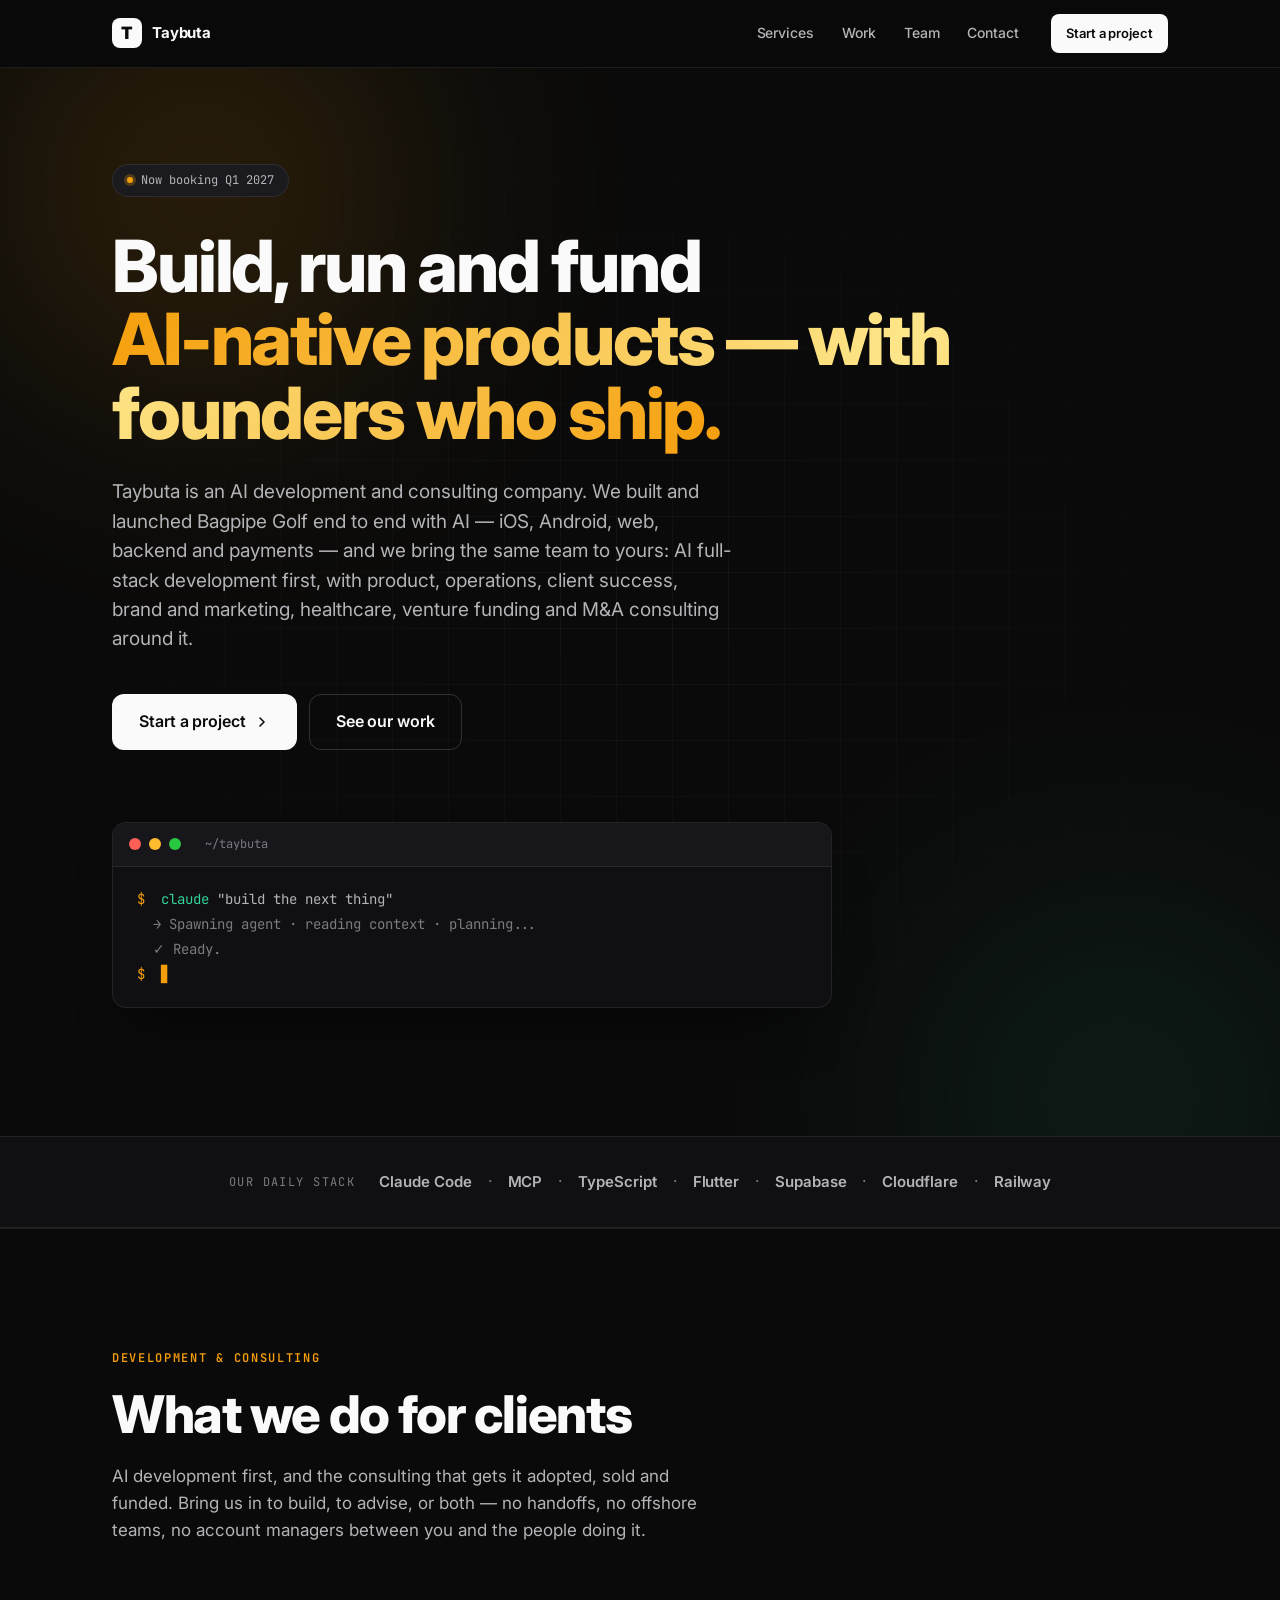
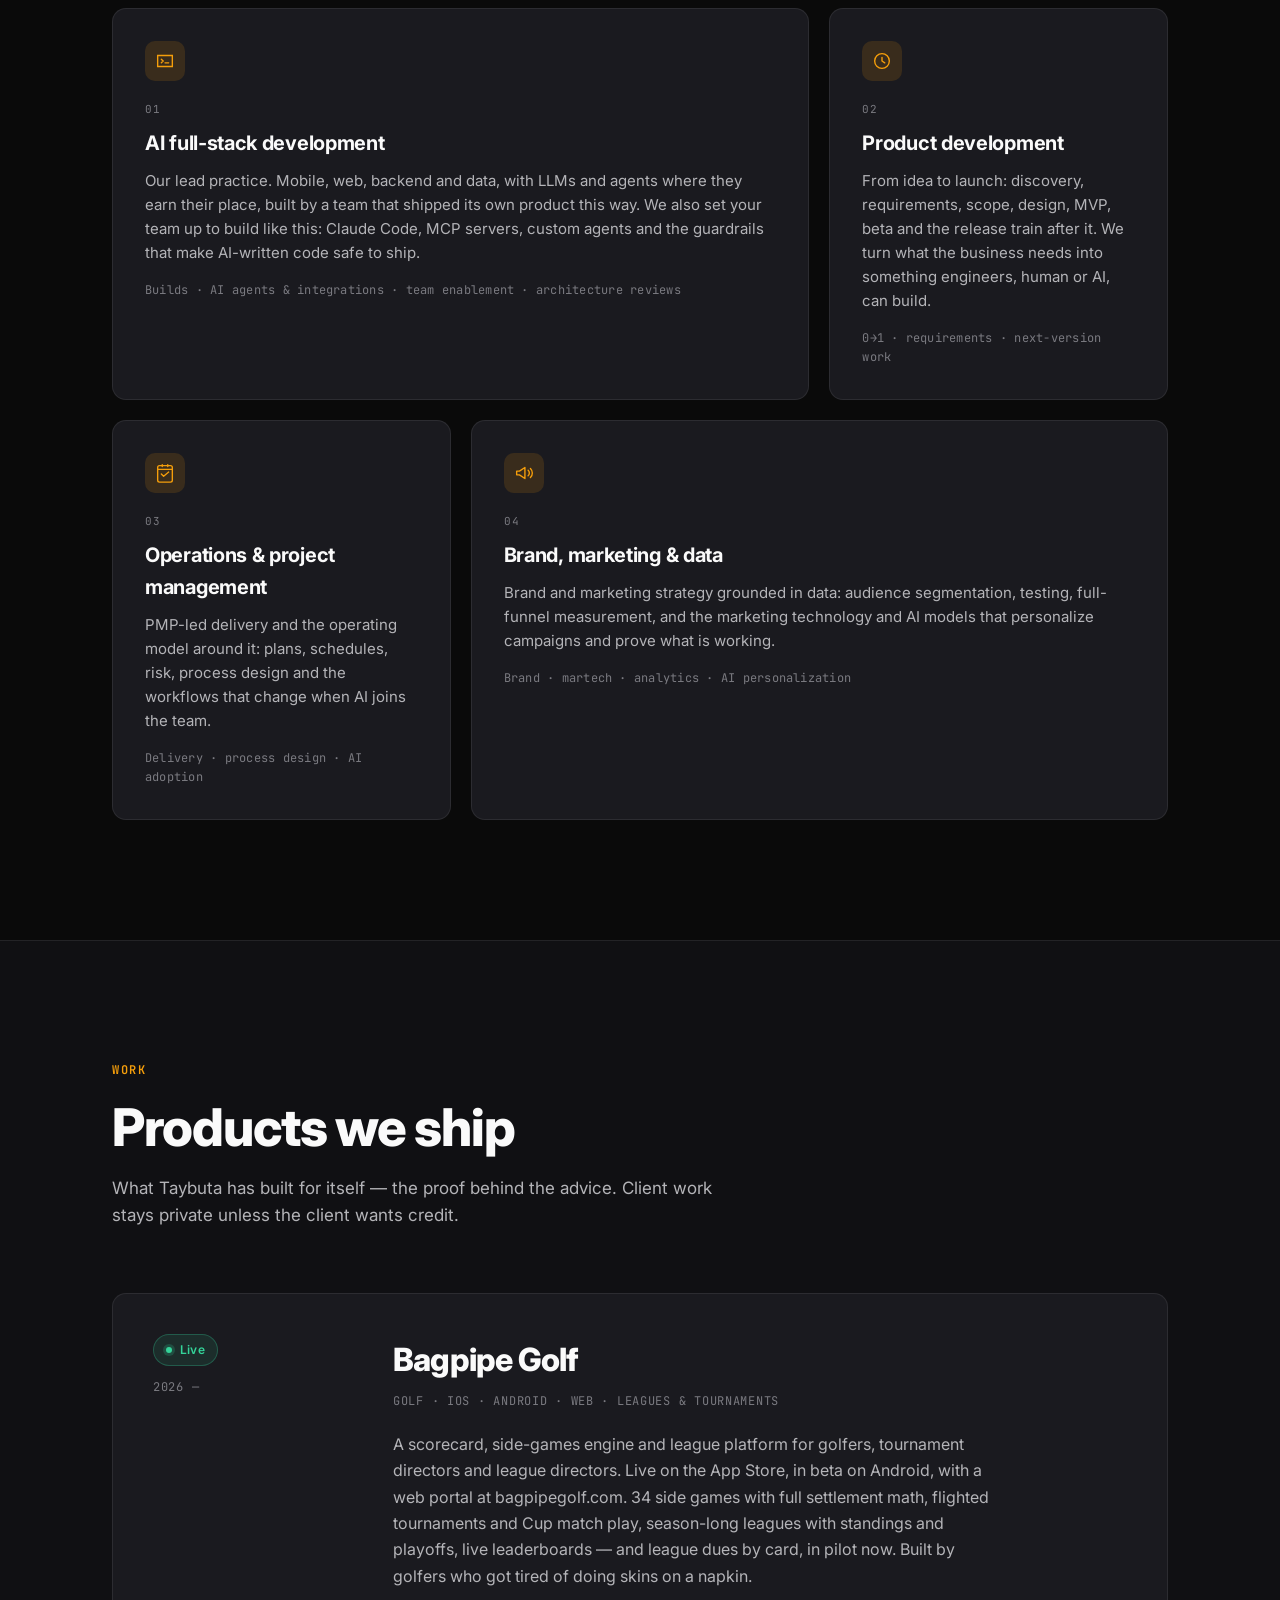
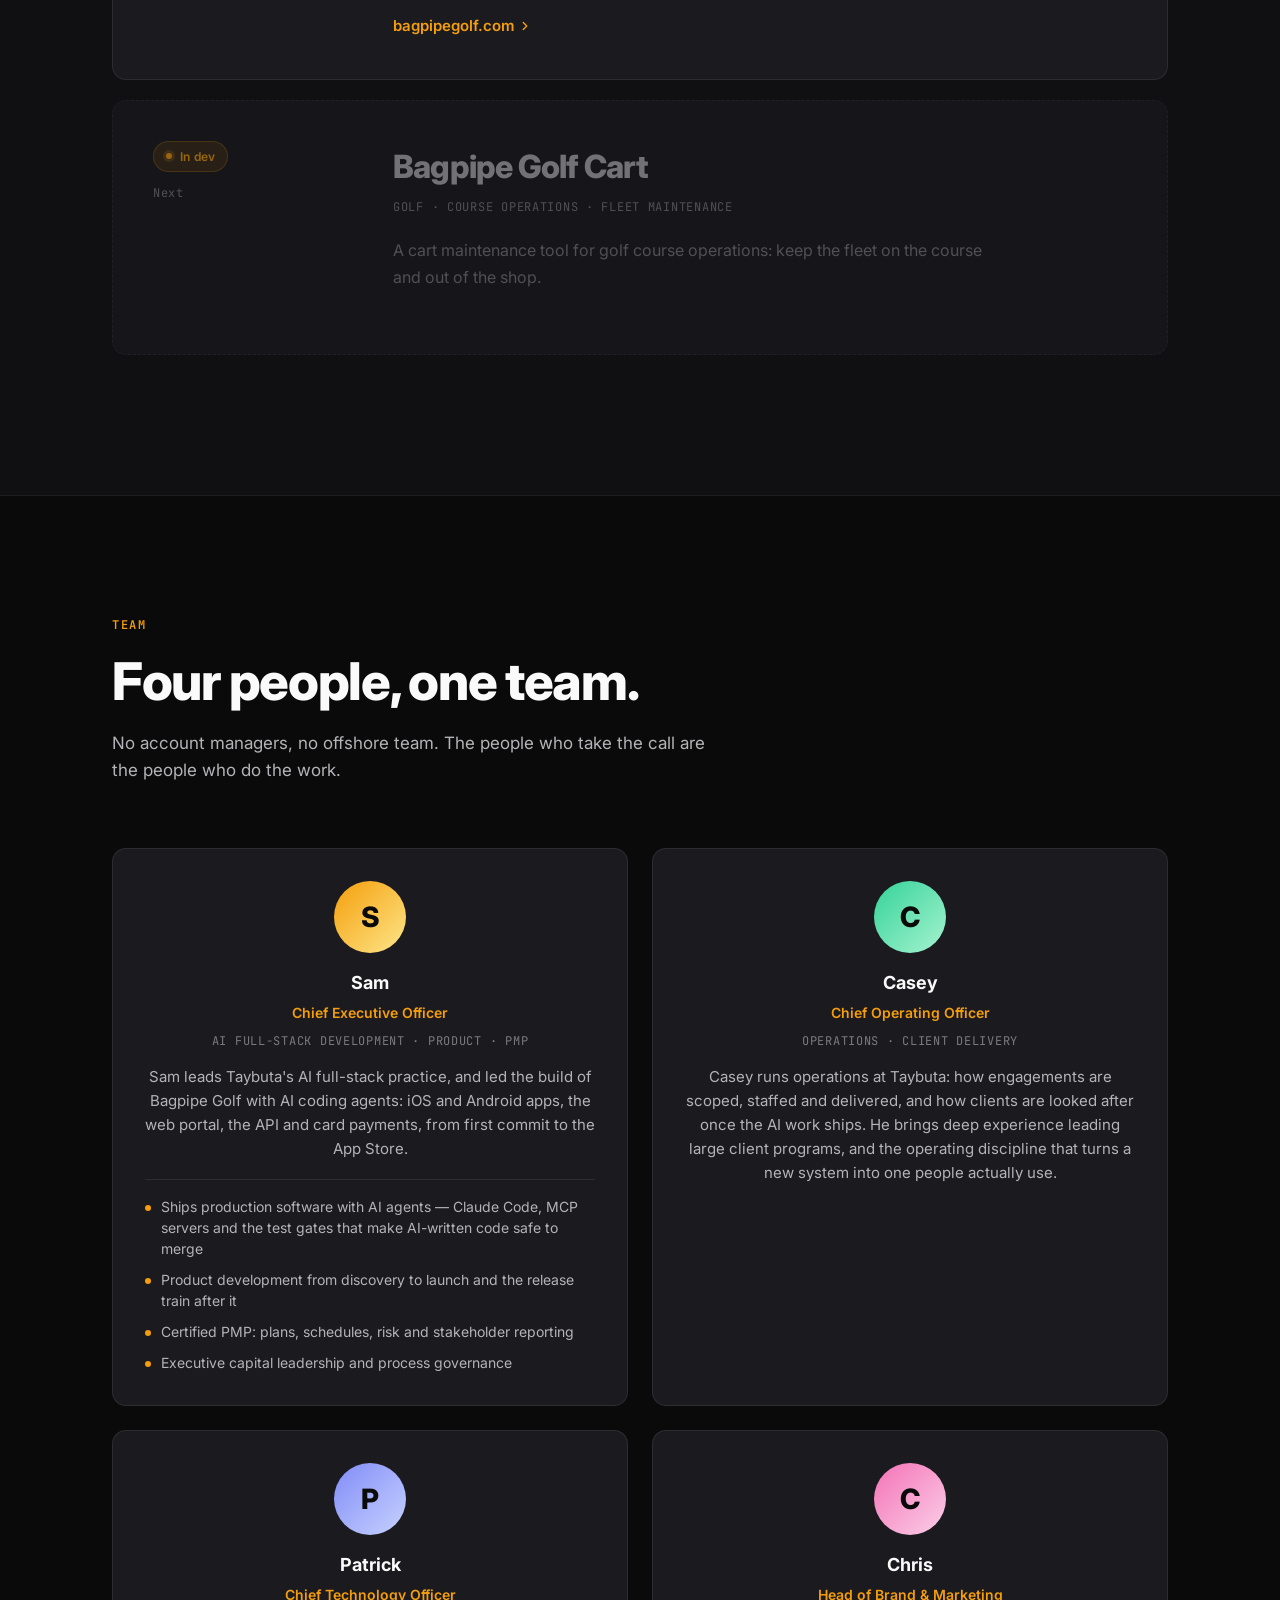
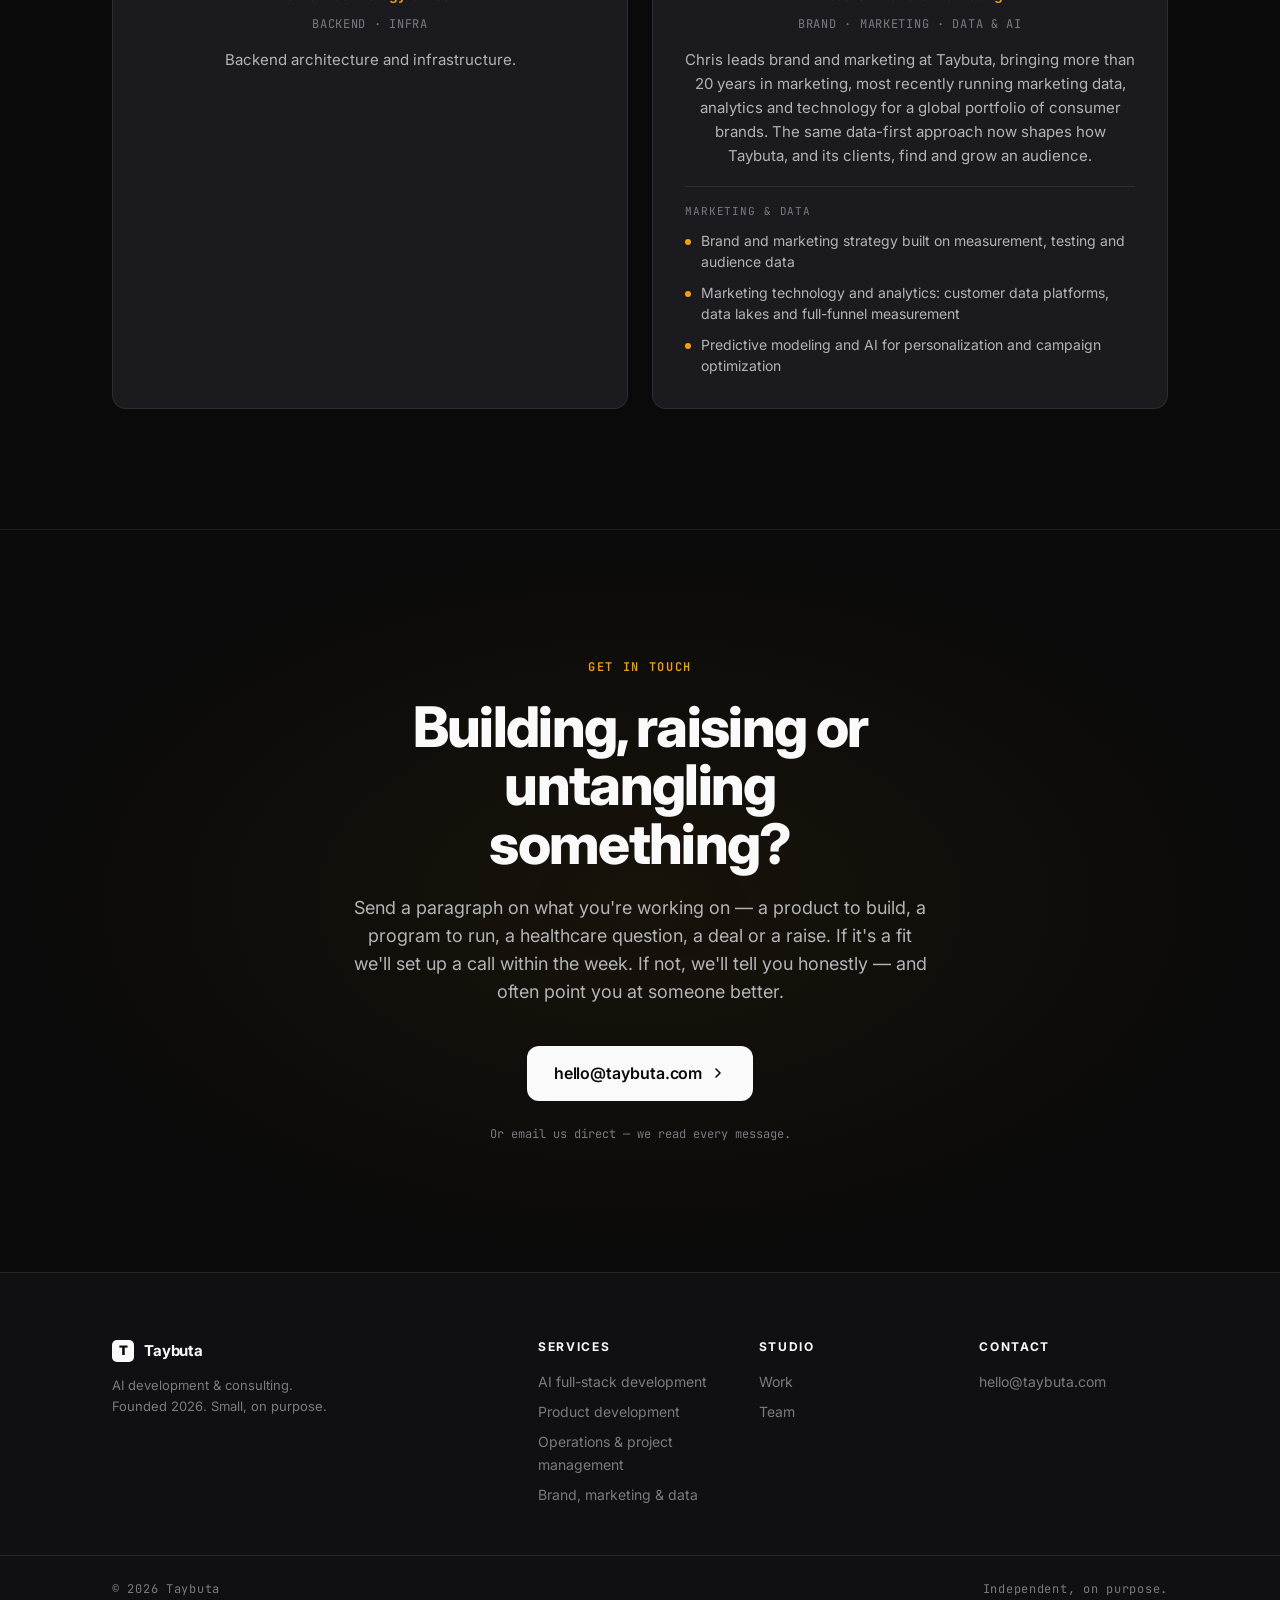
<file: index.html>
<!doctype html>
<html lang="en">
  <head>
    <meta charset="utf-8" />
    <meta name="viewport" content="width=device-width, initial-scale=1" />
    <title>Taybuta — AI development &amp; consulting</title>
    <meta name="description" content="Taybuta is an AI development and consulting company. AI full-stack development, product development, operations and project management, client success and contracts, brand, marketing and data, healthcare, venture funding and M&amp;A — from the team that built Bagpipe Golf." />

    <meta property="og:title" content="Taybuta — AI development &amp; consulting" />
    <meta property="og:description" content="AI full-stack development first, with product, operations, client success, brand and marketing, healthcare, venture funding and M&amp;A consulting." />
    <meta property="og:url" content="https://taybuta.com" />
    <meta property="og:type" content="website" />
    <meta name="theme-color" content="#0A0A0A" />

    <link rel="preconnect" href="https://fonts.googleapis.com" />
    <link rel="preconnect" href="https://fonts.gstatic.com" crossorigin />
    <link href="https://fonts.googleapis.com/css2?family=Inter:wght@400;500;600;700;800;900&family=JetBrains+Mono:wght@400;500;600&display=swap" rel="stylesheet" />

    <link rel="icon" href="data:image/svg+xml,%3Csvg xmlns='http://www.w3.org/2000/svg' viewBox='0 0 32 32'%3E%3Crect width='32' height='32' rx='8' fill='%23FAFAFA'/%3E%3Ctext x='50%25' y='68%25' text-anchor='middle' font-family='Inter,sans-serif' font-size='20' font-weight='900' fill='%230A0A0A'%3ET%3C/text%3E%3C/svg%3E" />
    <link rel="stylesheet" href="./styles.css?v=20261027" />
  </head>
  <body>

    <!-- ── Nav ──────────────────────────────────────────── -->
    <header class="nav">
      <div class="nav__inner">
        <a class="brand" href="/" aria-label="Taybuta home">
          <span class="brand__mark" aria-hidden="true">T</span>
          <span class="brand__word">Taybuta</span>
        </a>
        <nav class="nav__links" aria-label="Primary">
          <a href="#services">Services</a>
          <a href="#work">Work</a>
          <a href="#founders">Team</a>
          <a href="#contact">Contact</a>
        </nav>
        <div class="nav__cta">
          <a class="btn btn--sm btn--primary" href="#contact">Start a project</a>
        </div>
      </div>
    </header>

    <main>

      <!-- ── Hero ─────────────────────────────────────────── -->
      <section class="hero">
        <div class="hero__bg" aria-hidden="true">
          <div class="hero__glow hero__glow--a"></div>
          <div class="hero__glow hero__glow--b"></div>
          <div class="hero__grid"></div>
        </div>

        <div class="wrap hero__wrap">
          <div class="pill">
            <span class="pill__dot"></span>
            <span>Now booking Q1 2027</span>
          </div>

          <h1 class="hero__title">
            Build, run and fund<br />
            <span class="hero__accent">AI-native products — with founders who ship.</span>
          </h1>

          <p class="hero__sub">
            Taybuta is an AI development and consulting company. We
            built and launched Bagpipe Golf end to end with AI — iOS,
            Android, web, backend and payments — and we bring the same
            team to yours: AI full-stack development first, with
            product, operations, client success, brand and marketing,
            healthcare, venture funding and M&amp;A consulting around it.
          </p>

          <div class="hero__ctas">
            <a class="btn btn--primary btn--lg" href="#contact">
              Start a project
              <svg width="16" height="16" viewBox="0 0 16 16" fill="none" aria-hidden="true"><path d="M6 4l4 4-4 4" stroke="currentColor" stroke-width="1.6" stroke-linecap="round" stroke-linejoin="round"/></svg>
            </a>
            <a class="btn btn--ghost btn--lg" href="#work">See our work</a>
          </div>

          <!-- Terminal ornament -->
          <div class="terminal">
            <div class="terminal__chrome">
              <span class="terminal__dot terminal__dot--r"></span>
              <span class="terminal__dot terminal__dot--y"></span>
              <span class="terminal__dot terminal__dot--g"></span>
              <span class="terminal__title">~/taybuta</span>
            </div>
            <div class="terminal__body">
              <div class="terminal__line"><span class="terminal__prompt">$</span> <span class="terminal__cmd">claude</span> <span class="terminal__arg">"build the next thing"</span></div>
              <div class="terminal__line terminal__line--out">→ Spawning agent · reading context · planning...</div>
              <div class="terminal__line terminal__line--out">✓ Ready.</div>
              <div class="terminal__line"><span class="terminal__prompt">$</span> <span class="terminal__caret">▊</span></div>
            </div>
          </div>
        </div>
      </section>

      <!-- ── Trust bar / tech stack ───────────────────────── -->
      <section class="trust">
        <div class="wrap trust__wrap">
          <p class="trust__label">Our daily stack</p>
          <div class="trust__logos">
            <span class="trust__item">Claude Code</span>
            <span class="trust__sep">·</span>
            <span class="trust__item">MCP</span>
            <span class="trust__sep">·</span>
            <span class="trust__item">TypeScript</span>
            <span class="trust__sep">·</span>
            <span class="trust__item">Flutter</span>
            <span class="trust__sep">·</span>
            <span class="trust__item">Supabase</span>
            <span class="trust__sep">·</span>
            <span class="trust__item">Cloudflare</span>
            <span class="trust__sep">·</span>
            <span class="trust__item">Railway</span>
          </div>
        </div>
      </section>

      <!-- ── Services (bento) ─────────────────────────────── -->
      <section id="services" class="section">
        <div class="wrap">
          <div class="section__head">
            <p class="eyebrow">Development &amp; consulting</p>
            <h2 class="section__title">What we do for clients</h2>
            <p class="section__sub">
              AI development first, and the consulting that gets it
              adopted, sold and funded. Bring us in to build, to advise,
              or both — no handoffs, no offshore teams, no account
              managers between you and the people doing it.
            </p>
          </div>

          <div class="bento">
            <div class="card card--wide">
              <div class="card__ico">
                <svg viewBox="0 0 24 24" fill="none"><path d="M4 6h16v12H4z" stroke="currentColor" stroke-width="1.5"/><path d="M8 10l2 2-2 2M12 14h4" stroke="currentColor" stroke-width="1.5" stroke-linecap="round"/></svg>
              </div>
              <div class="card__num">01</div>
              <h3 class="card__title">AI full-stack development</h3>
              <p class="card__body">
                Our lead practice. Mobile, web, backend and data, with LLMs and agents where they earn their place, built by a team that shipped its own product this way. We also set your team up to build like this: Claude Code, MCP servers, custom agents and the guardrails that make AI-written code safe to ship.
              </p>
              <p class="card__tag">Builds · AI agents &amp; integrations · team enablement · architecture reviews</p>
            </div>
            <div class="card">
              <div class="card__ico">
                <svg viewBox="0 0 24 24" fill="none"><circle cx="12" cy="12" r="8" stroke="currentColor" stroke-width="1.5"/><path d="M12 8v4l3 2" stroke="currentColor" stroke-width="1.5" stroke-linecap="round"/></svg>
              </div>
              <div class="card__num">02</div>
              <h3 class="card__title">Product development</h3>
              <p class="card__body">
                From idea to launch: discovery, requirements, scope, design, MVP, beta and the release train after it. We turn what the business needs into something engineers, human or AI, can build.
              </p>
              <p class="card__tag">0→1 · requirements · next-version work</p>
            </div>
            <div class="card">
              <div class="card__ico">
                <svg viewBox="0 0 24 24" fill="none"><path d="M9 3v2M15 3v2M4 8h16M6 4h12a2 2 0 012 2v14a2 2 0 01-2 2H6a2 2 0 01-2-2V6a2 2 0 012-2z" stroke="currentColor" stroke-width="1.5" stroke-linecap="round"/><path d="M8 13l2.5 2.5L16 11" stroke="currentColor" stroke-width="1.5" stroke-linecap="round" stroke-linejoin="round"/></svg>
              </div>
              <div class="card__num">03</div>
              <h3 class="card__title">Operations &amp; project management</h3>
              <p class="card__body">
                PMP-led delivery and the operating model around it: plans, schedules, risk, process design and the workflows that change when AI joins the team.
              </p>
              <p class="card__tag">Delivery · process design · AI adoption</p>
            </div>
            <div class="card card--wide">
              <div class="card__ico">
                <svg viewBox="0 0 24 24" fill="none"><path d="M4 10v4h3l6 4V6L7 10H4z" stroke="currentColor" stroke-width="1.5" stroke-linejoin="round"/><path d="M16.5 9a4 4 0 010 6M19 7a7 7 0 010 10" stroke="currentColor" stroke-width="1.5" stroke-linecap="round"/></svg>
              </div>
              <div class="card__num">04</div>
              <h3 class="card__title">Brand, marketing &amp; data</h3>
              <p class="card__body">
                Brand and marketing strategy grounded in data: audience segmentation, testing, full-funnel measurement, and the marketing technology and AI models that personalize campaigns and prove what is working.
              </p>
              <p class="card__tag">Brand · martech · analytics · AI personalization</p>
            </div>
          </div>
                </div>
      </section>

      <!-- ── Work ─────────────────────────────────────────── -->
      <section id="work" class="section section--alt">
        <div class="wrap">
          <div class="section__head">
            <p class="eyebrow">Work</p>
            <h2 class="section__title">Products we ship</h2>
            <p class="section__sub">
              What Taybuta has built for itself — the proof behind the
              advice. Client work stays private unless the client wants
              credit.
            </p>
          </div>

          <a class="work" href="https://bagpipegolf.com" target="_blank" rel="noopener">
            <div class="work__side">
              <div class="work__badge">
                <span class="dot dot--live"></span>
                Live
              </div>
              <p class="work__year">2026 —</p>
            </div>
            <div class="work__main">
              <h3 class="work__title">Bagpipe Golf</h3>
              <p class="work__meta">Golf · iOS · Android · Web · Leagues &amp; tournaments</p>
              <p class="work__desc">
                A scorecard, side-games engine and league platform for
                golfers, tournament directors and league directors.
                Live on the App Store, in beta on Android, with a web
                portal at bagpipegolf.com. 34 side games with full
                settlement math, flighted tournaments and Cup match
                play, season-long leagues with standings and playoffs,
                live leaderboards — and league dues by card, in pilot
                now. Built by golfers who got tired of doing skins on
                a napkin.
              </p>
              <span class="work__cta">
                bagpipegolf.com
                <svg width="14" height="14" viewBox="0 0 16 16" fill="none" aria-hidden="true"><path d="M6 4l4 4-4 4" stroke="currentColor" stroke-width="1.6" stroke-linecap="round" stroke-linejoin="round"/></svg>
              </span>
            </div>
          </a>

          <div class="work work--placeholder">
            <div class="work__side">
              <div class="work__badge work__badge--soon">
                <span class="dot dot--soon"></span>
                In dev
              </div>
              <p class="work__year">Next</p>
            </div>
            <div class="work__main">
              <h3 class="work__title work__title--muted">Bagpipe Golf Cart</h3>
              <p class="work__meta">Golf · Course operations · Fleet maintenance</p>
              <p class="work__desc work__desc--muted">
                A cart maintenance tool for golf course operations:
                keep the fleet on the course and out of the shop.
              </p>
            </div>
          </div>
        </div>
      </section>

      <!-- ── Team ─────────────────────────────────────── -->
      <section id="founders" class="section">
        <div class="wrap">
          <div class="section__head">
            <p class="eyebrow">Team</p>
            <h2 class="section__title">Four people, one team.</h2>
            <p class="section__sub">
              No account managers, no offshore team. The people who
              take the call are the people who do the work.
            </p>
          </div>

          <div class="founders">
            <div class="founder">
              <div class="founder__avatar founder__avatar--a">S</div>
              <p class="founder__name">Sam</p>
              <p class="founder__title">Chief Executive Officer</p>
              <p class="founder__role">AI full-stack development · Product · PMP</p>
              <p class="founder__bio">Sam leads Taybuta's AI full-stack practice, and led the build of Bagpipe Golf with AI coding agents: iOS and Android apps, the web portal, the API and card payments, from first commit to the App Store.</p>
              <ul class="founder__points">
                <li>Ships production software with AI agents — Claude Code, MCP servers and the test gates that make AI-written code safe to merge</li>
                <li>Product development from discovery to launch and the release train after it</li>
                <li>Certified PMP: plans, schedules, risk and stakeholder reporting</li>
                <li>Executive capital leadership and process governance</li>
              </ul>
            </div>
            <div class="founder">
              <div class="founder__avatar founder__avatar--b">C</div>
              <p class="founder__name">Casey</p>
              <p class="founder__title">Chief Operating Officer</p>
              <p class="founder__role">Operations · Client delivery</p>
              <p class="founder__bio">Casey runs operations at Taybuta: how engagements are scoped, staffed and delivered, and how clients are looked after once the AI work ships. He brings deep experience leading large client programs, and the operating discipline that turns a new system into one people actually use.</p>
            </div>
            <div class="founder">
              <div class="founder__avatar founder__avatar--c">P</div>
              <p class="founder__name">Patrick</p>
              <p class="founder__title">Chief Technology Officer</p>
              <p class="founder__role">Backend · Infra</p>
              <p class="founder__bio">Backend architecture and infrastructure.</p>
            </div>
            <div class="founder">
              <div class="founder__avatar founder__avatar--d">C</div>
              <p class="founder__name">Chris</p>
              <p class="founder__title">Head of Brand &amp; Marketing</p>
              <p class="founder__role">Brand · Marketing · Data &amp; AI</p>
              <p class="founder__bio">Chris leads brand and marketing at Taybuta, bringing more than 20 years in marketing, most recently running marketing data, analytics and technology for a global portfolio of consumer brands. The same data-first approach now shapes how Taybuta, and its clients, find and grow an audience.</p>
              <p class="founder__label">Marketing &amp; data</p>
              <ul class="founder__points">
                <li>Brand and marketing strategy built on measurement, testing and audience data</li>
                <li>Marketing technology and analytics: customer data platforms, data lakes and full-funnel measurement</li>
                <li>Predictive modeling and AI for personalization and campaign optimization</li>
              </ul>
            </div>
          </div>
        </div>
      </section>

      <!-- ── Contact CTA ──────────────────────────────────── -->
      <section id="contact" class="section section--cta">
        <div class="wrap cta__wrap">
          <p class="eyebrow eyebrow--center">Get in touch</p>
          <h2 class="cta__title">Building, raising or untangling something?</h2>
          <p class="cta__sub">
            Send a paragraph on what you're working on — a product to
            build, a program to run, a healthcare question, a deal or a raise.
            If it's a fit we'll set up a call within the week. If not, we'll tell
            you honestly — and often point you at someone better.
          </p>
          <a class="btn btn--primary btn--lg" href="mailto:hello@taybuta.com?subject=Project%20inquiry">
            hello@taybuta.com
            <svg width="16" height="16" viewBox="0 0 16 16" fill="none" aria-hidden="true"><path d="M6 4l4 4-4 4" stroke="currentColor" stroke-width="1.6" stroke-linecap="round" stroke-linejoin="round"/></svg>
          </a>
          <p class="cta__note">
            Or email us direct — we read every message.
          </p>
        </div>
      </section>

    </main>

    <!-- ── Footer ───────────────────────────────────────── -->
    <footer class="foot">
      <div class="wrap foot__inner">
        <div class="foot__brand">
          <div class="brand">
            <span class="brand__mark brand__mark--sm" aria-hidden="true">T</span>
            <span class="brand__word">Taybuta</span>
          </div>
          <p class="foot__tag">AI development &amp; consulting.<br />Founded 2026. Small, on purpose.</p>
        </div>

        <div class="foot__cols">
          <div class="foot__col">
            <p class="foot__label">Services</p>
            <a href="#services">AI full-stack development</a>
            <a href="#services">Product development</a>
            <a href="#services">Operations &amp; project management</a>
            <a href="#services">Brand, marketing &amp; data</a>
          </div>
          <div class="foot__col">
            <p class="foot__label">Studio</p>
            <a href="#work">Work</a>
            <a href="#founders">Team</a>
          </div>
          <div class="foot__col">
            <p class="foot__label">Contact</p>
            <a href="mailto:hello@taybuta.com">hello@taybuta.com</a>
          </div>
        </div>
      </div>
      <div class="foot__bottom">
        <div class="wrap foot__bottom-inner">
          <span>© 2026 Taybuta</span>
          <span>Independent, on purpose.</span>
        </div>
      </div>
    </footer>
  </body>
</html>
</file>
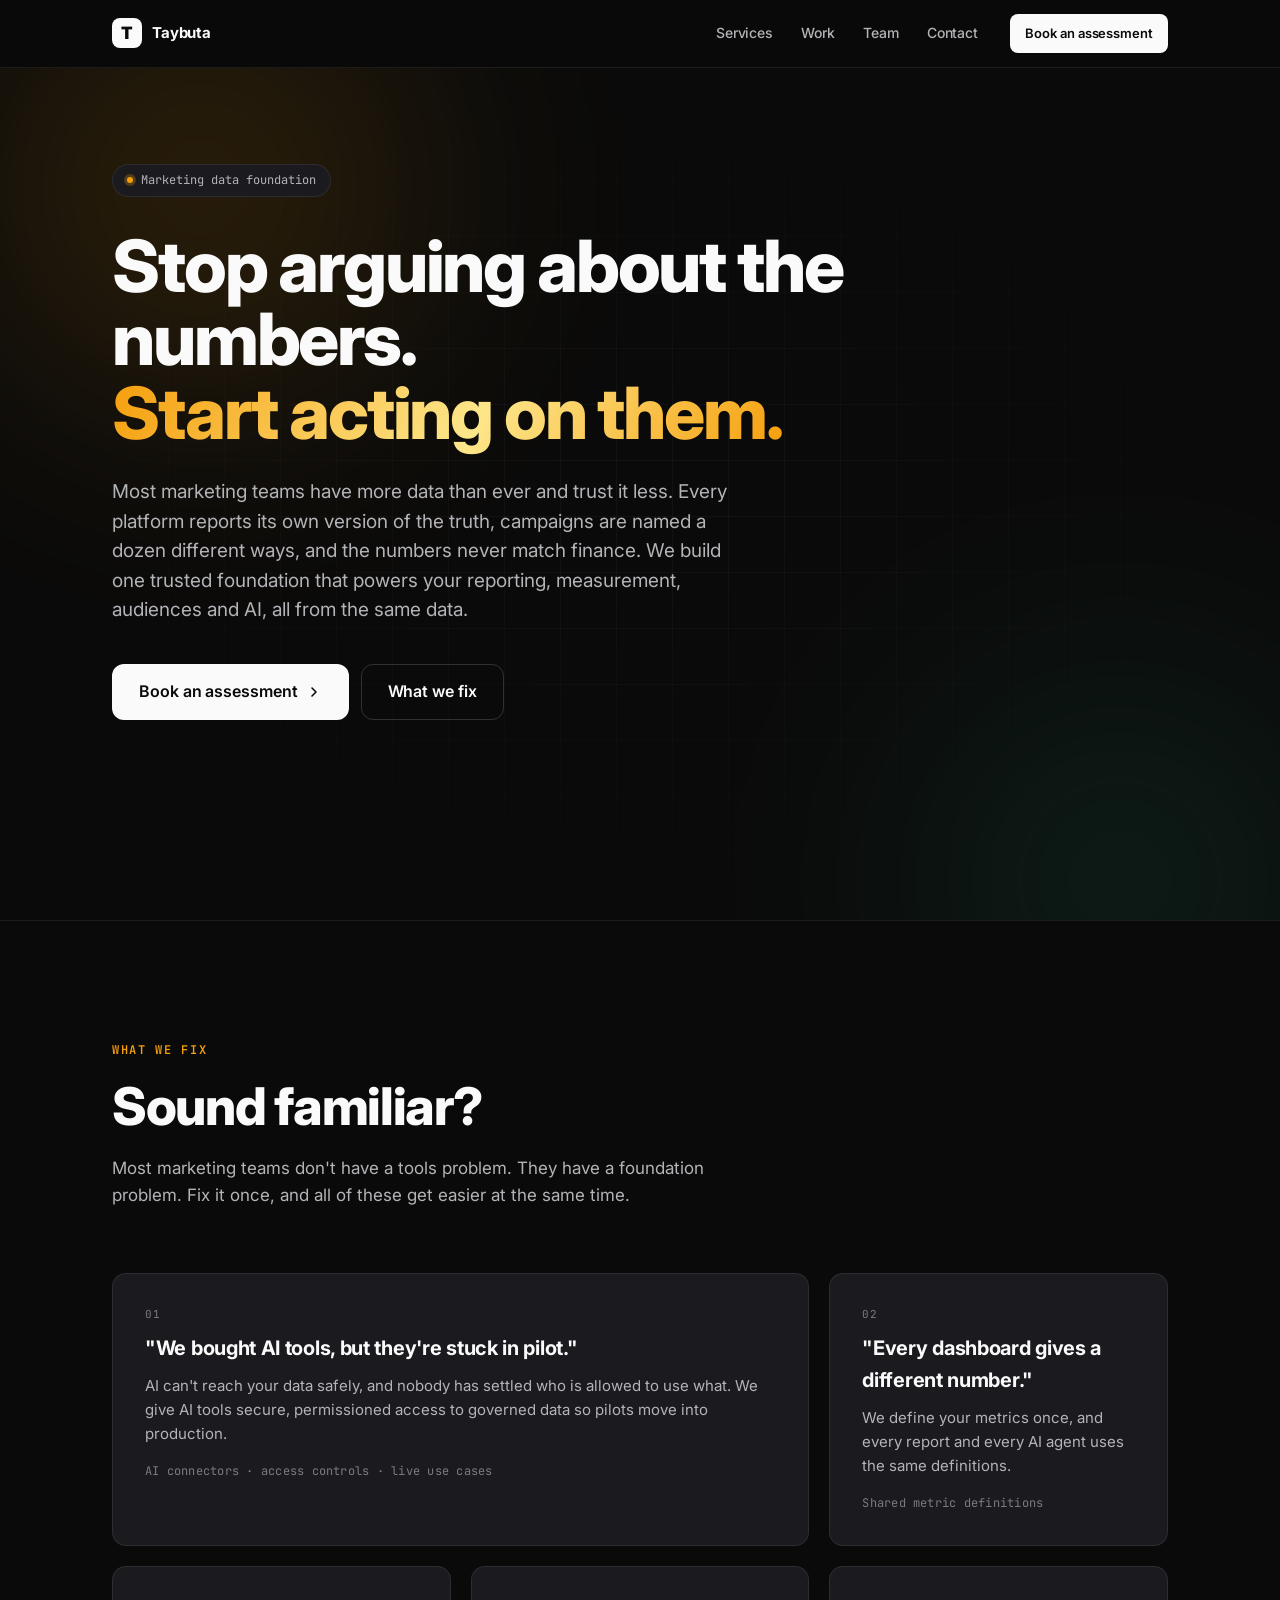
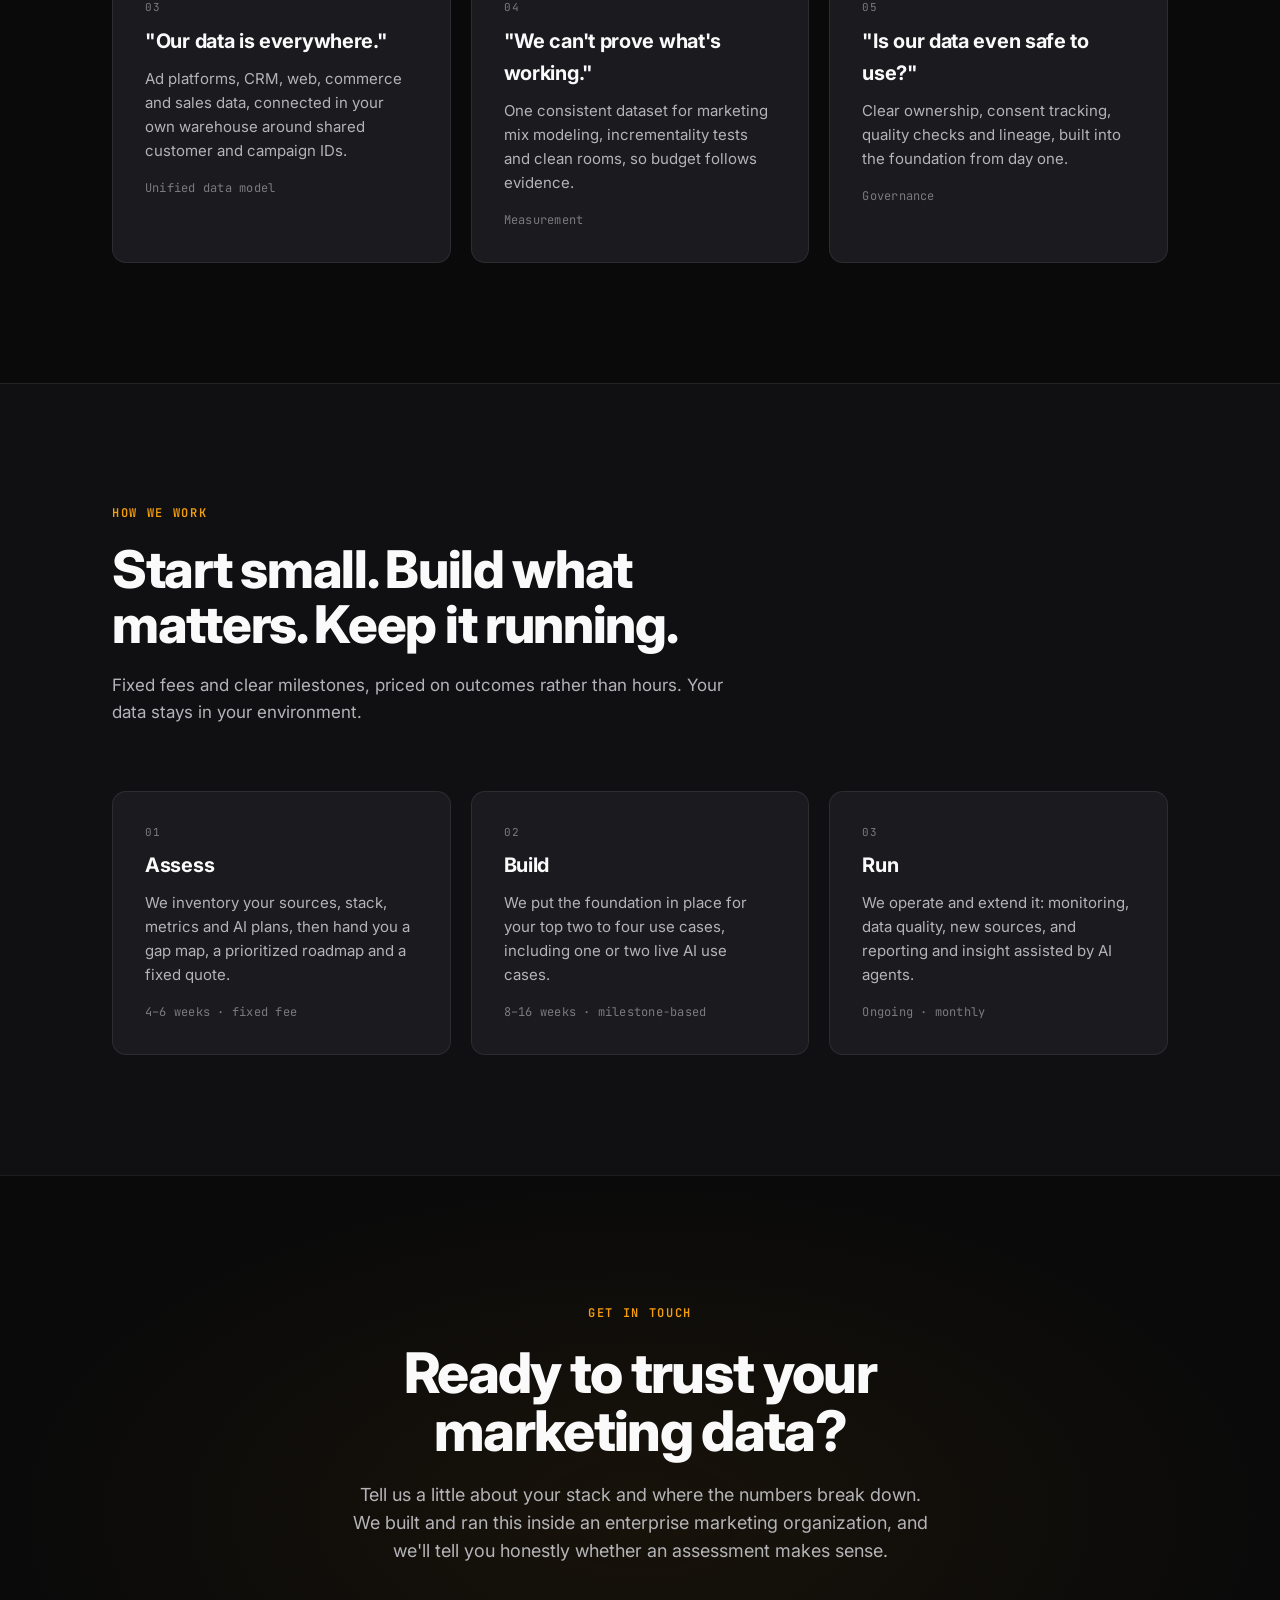
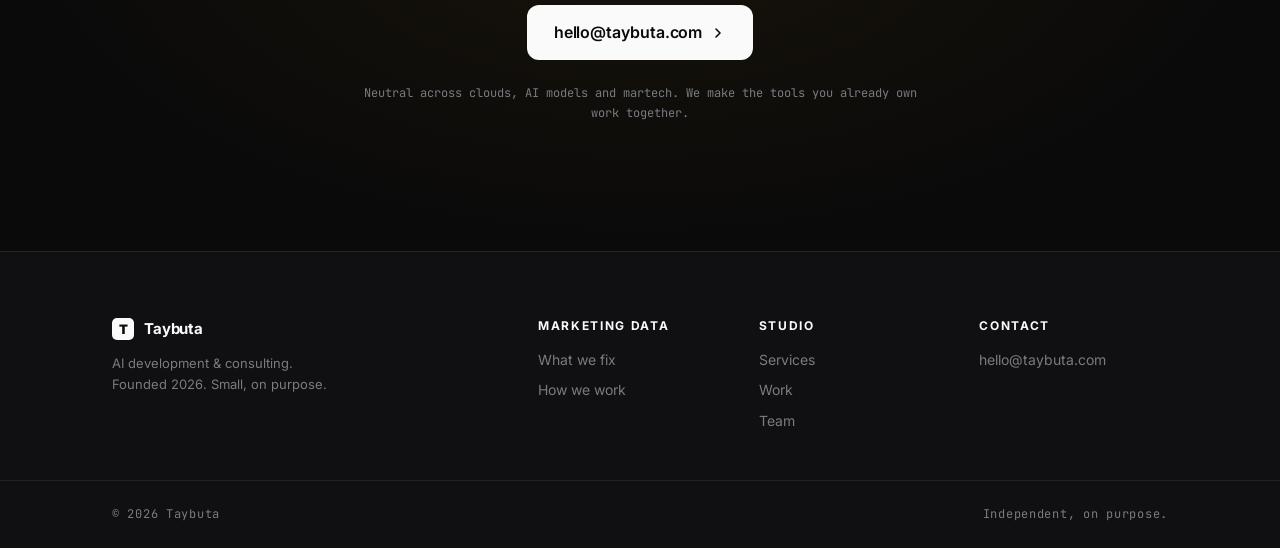
<file: marketing-data.html>
<!doctype html>
<html lang="en">
  <head>
    <meta charset="utf-8" />
    <meta name="viewport" content="width=device-width, initial-scale=1" />
    <title>Marketing Data Foundation — Taybuta</title>
    <meta name="description" content="Taybuta turns scattered marketing data into one trusted foundation that powers reporting, measurement, audiences and AI — built by a team that has run it inside an enterprise marketing organization." />

    <meta property="og:title" content="Marketing Data Foundation — Taybuta" />
    <meta property="og:description" content="Stop arguing about the numbers. Start acting on them. One trusted marketing data foundation for reporting, measurement, audiences and AI." />
    <meta property="og:url" content="https://taybuta.com/marketing-data" />
    <meta property="og:type" content="website" />
    <meta name="theme-color" content="#0A0A0A" />

    <link rel="preconnect" href="https://fonts.googleapis.com" />
    <link rel="preconnect" href="https://fonts.gstatic.com" crossorigin />
    <link href="https://fonts.googleapis.com/css2?family=Inter:wght@400;500;600;700;800;900&family=JetBrains+Mono:wght@400;500;600&display=swap" rel="stylesheet" />

    <link rel="icon" href="data:image/svg+xml,%3Csvg xmlns='http://www.w3.org/2000/svg' viewBox='0 0 32 32'%3E%3Crect width='32' height='32' rx='8' fill='%23FAFAFA'/%3E%3Ctext x='50%25' y='68%25' text-anchor='middle' font-family='Inter,sans-serif' font-size='20' font-weight='900' fill='%230A0A0A'%3ET%3C/text%3E%3C/svg%3E" />
    <link rel="stylesheet" href="./styles.css?v=20261027" />
  </head>
  <body>

    <!-- ── Nav ──────────────────────────────────────────── -->
    <header class="nav">
      <div class="nav__inner">
        <a class="brand" href="/" aria-label="Taybuta home">
          <span class="brand__mark" aria-hidden="true">T</span>
          <span class="brand__word">Taybuta</span>
        </a>
        <nav class="nav__links" aria-label="Primary">
          <a href="/#services">Services</a>
          <a href="/#work">Work</a>
          <a href="/#founders">Team</a>
          <a href="#contact">Contact</a>
        </nav>
        <div class="nav__cta">
          <a class="btn btn--sm btn--primary" href="#contact">Book an assessment</a>
        </div>
      </div>
    </header>

    <main>

      <!-- ── Hero ─────────────────────────────────────────── -->
      <section class="hero">
        <div class="hero__bg" aria-hidden="true">
          <div class="hero__glow hero__glow--a"></div>
          <div class="hero__glow hero__glow--b"></div>
          <div class="hero__grid"></div>
        </div>

        <div class="wrap hero__wrap">
          <div class="pill">
            <span class="pill__dot"></span>
            <span>Marketing data foundation</span>
          </div>

          <h1 class="hero__title">
            Stop arguing about the numbers.<br />
            <span class="hero__accent">Start acting on them.</span>
          </h1>

          <p class="hero__sub">
            Most marketing teams have more data than ever and trust it
            less. Every platform reports its own version of the truth,
            campaigns are named a dozen different ways, and the numbers
            never match finance. We build one trusted foundation that
            powers your reporting, measurement, audiences and AI, all
            from the same data.
          </p>

          <div class="hero__ctas">
            <a class="btn btn--primary btn--lg" href="#contact">
              Book an assessment
              <svg width="16" height="16" viewBox="0 0 16 16" fill="none" aria-hidden="true"><path d="M6 4l4 4-4 4" stroke="currentColor" stroke-width="1.6" stroke-linecap="round" stroke-linejoin="round"/></svg>
            </a>
            <a class="btn btn--ghost btn--lg" href="#problems">What we fix</a>
          </div>
        </div>
      </section>

      <!-- ── Problems ─────────────────────────────────────── -->
      <section id="problems" class="section">
        <div class="wrap">
          <div class="section__head">
            <p class="eyebrow">What we fix</p>
            <h2 class="section__title">Sound familiar?</h2>
            <p class="section__sub">
              Most marketing teams don't have a tools problem. They have
              a foundation problem. Fix it once, and all of these get
              easier at the same time.
            </p>
          </div>

          <div class="bento">
            <div class="card card--wide">
              <div class="card__num">01</div>
              <h3 class="card__title">"We bought AI tools, but they're stuck in pilot."</h3>
              <p class="card__body">
                AI can't reach your data safely, and nobody has settled who
                is allowed to use what. We give AI tools secure, permissioned
                access to governed data so pilots move into production.
              </p>
              <p class="card__tag">AI connectors · access controls · live use cases</p>
            </div>
            <div class="card">
              <div class="card__num">02</div>
              <h3 class="card__title">"Every dashboard gives a different number."</h3>
              <p class="card__body">
                We define your metrics once, and every report and every AI
                agent uses the same definitions.
              </p>
              <p class="card__tag">Shared metric definitions</p>
            </div>
            <div class="card">
              <div class="card__num">03</div>
              <h3 class="card__title">"Our data is everywhere."</h3>
              <p class="card__body">
                Ad platforms, CRM, web, commerce and sales data, connected
                in your own warehouse around shared customer and campaign IDs.
              </p>
              <p class="card__tag">Unified data model</p>
            </div>
            <div class="card">
              <div class="card__num">04</div>
              <h3 class="card__title">"We can't prove what's working."</h3>
              <p class="card__body">
                One consistent dataset for marketing mix modeling,
                incrementality tests and clean rooms, so budget follows evidence.
              </p>
              <p class="card__tag">Measurement</p>
            </div>
            <div class="card">
              <div class="card__num">05</div>
              <h3 class="card__title">"Is our data even safe to use?"</h3>
              <p class="card__body">
                Clear ownership, consent tracking, quality checks and lineage,
                built into the foundation from day one.
              </p>
              <p class="card__tag">Governance</p>
            </div>
          </div>
        </div>
      </section>

      <!-- ── How we work ──────────────────────────────────── -->
      <section id="how" class="section section--alt">
        <div class="wrap">
          <div class="section__head">
            <p class="eyebrow">How we work</p>
            <h2 class="section__title">Start small. Build what matters. Keep it running.</h2>
            <p class="section__sub">
              Fixed fees and clear milestones, priced on outcomes rather
              than hours. Your data stays in your environment.
            </p>
          </div>

          <div class="bento">
            <div class="card">
              <div class="card__num">01</div>
              <h3 class="card__title">Assess</h3>
              <p class="card__body">
                We inventory your sources, stack, metrics and AI plans, then
                hand you a gap map, a prioritized roadmap and a fixed quote.
              </p>
              <p class="card__tag">4–6 weeks · fixed fee</p>
            </div>
            <div class="card">
              <div class="card__num">02</div>
              <h3 class="card__title">Build</h3>
              <p class="card__body">
                We put the foundation in place for your top two to four use
                cases, including one or two live AI use cases.
              </p>
              <p class="card__tag">8–16 weeks · milestone-based</p>
            </div>
            <div class="card">
              <div class="card__num">03</div>
              <h3 class="card__title">Run</h3>
              <p class="card__body">
                We operate and extend it: monitoring, data quality, new
                sources, and reporting and insight assisted by AI agents.
              </p>
              <p class="card__tag">Ongoing · monthly</p>
            </div>
          </div>
        </div>
      </section>

      <!-- ── Contact CTA ──────────────────────────────────── -->
      <section id="contact" class="section section--cta">
        <div class="wrap cta__wrap">
          <p class="eyebrow eyebrow--center">Get in touch</p>
          <h2 class="cta__title">Ready to trust your marketing data?</h2>
          <p class="cta__sub">
            Tell us a little about your stack and where the numbers break
            down. We built and ran this inside an enterprise marketing
            organization, and we'll tell you honestly whether an assessment
            makes sense.
          </p>
          <a class="btn btn--primary btn--lg" href="mailto:hello@taybuta.com?subject=Marketing%20data%20assessment">
            hello@taybuta.com
            <svg width="16" height="16" viewBox="0 0 16 16" fill="none" aria-hidden="true"><path d="M6 4l4 4-4 4" stroke="currentColor" stroke-width="1.6" stroke-linecap="round" stroke-linejoin="round"/></svg>
          </a>
          <p class="cta__note">
            Neutral across clouds, AI models and martech. We make the tools you already own work together.
          </p>
        </div>
      </section>

    </main>

    <!-- ── Footer ───────────────────────────────────────── -->
    <footer class="foot">
      <div class="wrap foot__inner">
        <div class="foot__brand">
          <div class="brand">
            <span class="brand__mark brand__mark--sm" aria-hidden="true">T</span>
            <span class="brand__word">Taybuta</span>
          </div>
          <p class="foot__tag">AI development &amp; consulting.<br />Founded 2026. Small, on purpose.</p>
        </div>

        <div class="foot__cols">
          <div class="foot__col">
            <p class="foot__label">Marketing data</p>
            <a href="#problems">What we fix</a>
            <a href="#how">How we work</a>
          </div>
          <div class="foot__col">
            <p class="foot__label">Studio</p>
            <a href="/#services">Services</a>
            <a href="/#work">Work</a>
            <a href="/#founders">Team</a>
          </div>
          <div class="foot__col">
            <p class="foot__label">Contact</p>
            <a href="mailto:hello@taybuta.com">hello@taybuta.com</a>
          </div>
        </div>
      </div>
      <div class="foot__bottom">
        <div class="wrap foot__bottom-inner">
          <span>© 2026 Taybuta</span>
          <span>Independent, on purpose.</span>
        </div>
      </div>
    </footer>
  </body>
</html>
</file>
<file: styles.css>
/* Taybuta — dev-studio landing.
   Aesthetic: Vercel / Linear / Cursor territory. Near-black ground,
   gradient glows, tight modern type, monospace in the details.
   Inter + JetBrains Mono via Google Fonts, no build step. */

:root {
  --bg: #0A0A0A;
  --bg-2: #101013;
  --bg-3: #17171B;
  --surface: #1A1A1F;
  --surface-hi: #232329;
  --border: rgba(255, 255, 255, 0.08);
  --border-hi: rgba(255, 255, 255, 0.16);
  --ink: #FAFAFA;
  --ink-2: #B4B4B8;
  --ink-3: #7A7A80;
  --accent: #F59E0B;           /* amber */
  --accent-hot: #FBBF24;
  --accent-soft: rgba(245, 158, 11, 0.14);
  --brand-bg: #34D399;          /* Bagpipe portfolio tint */
  --sans: 'Inter', -apple-system, BlinkMacSystemFont, sans-serif;
  --mono: 'JetBrains Mono', ui-monospace, 'SF Mono', Menlo, monospace;
  --radius: 14px;
  --radius-sm: 8px;
  --shadow: 0 30px 60px -30px rgba(0, 0, 0, 0.7);
}

* { box-sizing: border-box; }

html { scroll-behavior: smooth; }

body {
  margin: 0;
  padding: 0;
  background: var(--bg);
  color: var(--ink);
  font-family: var(--sans);
  font-size: 16px;
  line-height: 1.6;
  -webkit-font-smoothing: antialiased;
  text-rendering: optimizeLegibility;
}

::selection { background: var(--accent); color: var(--bg); }

a {
  color: var(--ink);
  text-decoration: none;
  transition: color 120ms ease;
}
a:hover { color: var(--accent); }

.wrap {
  max-width: 1120px;
  margin: 0 auto;
  padding: 0 32px;
}

/* ── Nav ──────────────────────────────────────────────── */
.nav {
  position: sticky;
  top: 0;
  z-index: 50;
  background: rgba(10, 10, 10, 0.72);
  backdrop-filter: saturate(1.6) blur(20px);
  -webkit-backdrop-filter: saturate(1.6) blur(20px);
  border-bottom: 1px solid var(--border);
}

.nav__inner {
  max-width: 1120px;
  margin: 0 auto;
  padding: 14px 32px;
  display: flex;
  align-items: center;
  gap: 32px;
}

.brand {
  display: inline-flex;
  align-items: center;
  gap: 10px;
  color: var(--ink);
  font-weight: 700;
}
.brand:hover { color: var(--ink); }

.brand__mark {
  width: 30px;
  height: 30px;
  border-radius: 8px;
  background: var(--ink);
  color: var(--bg);
  display: inline-flex;
  align-items: center;
  justify-content: center;
  font-weight: 900;
  font-size: 17px;
  letter-spacing: -0.03em;
}
.brand__mark--sm { width: 22px; height: 22px; font-size: 13px; border-radius: 5px; }

.brand__word {
  font-size: 15px;
  font-weight: 700;
  letter-spacing: -0.01em;
}

.nav__links {
  display: flex;
  gap: 28px;
  margin-left: auto;
}
.nav__links a {
  font-size: 14px;
  font-weight: 500;
  color: var(--ink-2);
  letter-spacing: -0.005em;
}
.nav__links a:hover { color: var(--ink); }

.nav__cta { display: flex; align-items: center; }

@media (max-width: 720px) {
  .nav__links { display: none; }
  .nav__inner { padding: 12px 20px; }
}

/* ── Buttons ──────────────────────────────────────────── */
.btn {
  display: inline-flex;
  align-items: center;
  justify-content: center;
  gap: 8px;
  padding: 11px 20px;
  border-radius: 10px;
  font-size: 15px;
  font-weight: 600;
  letter-spacing: -0.005em;
  border: 1px solid transparent;
  cursor: pointer;
  transition: transform 140ms ease, background-color 140ms ease,
    border-color 140ms ease, color 140ms ease;
  white-space: nowrap;
}

.btn--sm { padding: 8px 14px; font-size: 13px; border-radius: 8px; }
.btn--lg { padding: 14px 26px; font-size: 16px; border-radius: 12px; }

.btn--primary {
  background: var(--ink);
  color: var(--bg);
}
.btn--primary:hover {
  background: var(--accent);
  color: var(--bg);
  transform: translateY(-1px);
}

.btn--ghost {
  background: transparent;
  color: var(--ink);
  border-color: var(--border-hi);
}
.btn--ghost:hover {
  background: var(--surface);
  color: var(--ink);
  border-color: var(--ink-3);
}

/* ── Pill ─────────────────────────────────────────────── */
.pill {
  display: inline-flex;
  align-items: center;
  gap: 8px;
  padding: 6px 14px;
  border-radius: 999px;
  background: var(--surface);
  border: 1px solid var(--border);
  font-family: var(--mono);
  font-size: 12px;
  color: var(--ink-2);
  margin-bottom: 32px;
}

.pill__dot {
  width: 6px;
  height: 6px;
  border-radius: 50%;
  background: var(--accent);
  box-shadow: 0 0 0 3px rgba(245, 158, 11, 0.25);
  animation: pulse 2.4s ease-in-out infinite;
}

@keyframes pulse {
  0%, 100% { box-shadow: 0 0 0 3px rgba(245, 158, 11, 0.25); }
  50%      { box-shadow: 0 0 0 6px rgba(245, 158, 11, 0.10); }
}

/* ── Hero ─────────────────────────────────────────────── */
.hero {
  position: relative;
  padding: 96px 0 128px;
  overflow: hidden;
  isolation: isolate;
}

.hero__bg {
  position: absolute;
  inset: 0;
  z-index: -1;
  pointer-events: none;
}

.hero__glow {
  position: absolute;
  width: 720px;
  height: 720px;
  border-radius: 50%;
  filter: blur(120px);
  opacity: 0.45;
}
.hero__glow--a {
  top: -240px;
  left: -160px;
  background: radial-gradient(circle, rgba(245, 158, 11, 0.5), transparent 60%);
}
.hero__glow--b {
  bottom: -320px;
  right: -200px;
  background: radial-gradient(circle, rgba(52, 211, 153, 0.32), transparent 60%);
}

.hero__grid {
  position: absolute;
  inset: 0;
  background-image:
    linear-gradient(to right, rgba(255, 255, 255, 0.04) 1px, transparent 1px),
    linear-gradient(to bottom, rgba(255, 255, 255, 0.04) 1px, transparent 1px);
  background-size: 56px 56px;
  mask-image: radial-gradient(ellipse at center, black 0%, transparent 75%);
  -webkit-mask-image: radial-gradient(ellipse at center, black 0%, transparent 75%);
}

.hero__wrap { position: relative; }

.hero__title {
  font-size: clamp(40px, 6.5vw, 72px);
  line-height: 1.02;
  letter-spacing: -0.03em;
  font-weight: 800;
  color: var(--ink);
  margin: 0 0 28px;
  max-width: 900px;
}

.hero__accent {
  background: linear-gradient(120deg, var(--accent) 0%, #FDE68A 55%, var(--accent) 100%);
  -webkit-background-clip: text;
  background-clip: text;
  color: transparent;
  font-weight: 800;
}

.hero__sub {
  font-size: 19px;
  color: var(--ink-2);
  max-width: 620px;
  margin: 0 0 40px;
  line-height: 1.55;
}

.hero__ctas {
  display: flex;
  gap: 12px;
  flex-wrap: wrap;
  margin-bottom: 72px;
}

/* ── Terminal ─────────────────────────────────────────── */
.terminal {
  max-width: 720px;
  background: var(--bg-2);
  border: 1px solid var(--border);
  border-radius: var(--radius);
  overflow: hidden;
  box-shadow: var(--shadow);
}

.terminal__chrome {
  display: flex;
  align-items: center;
  gap: 8px;
  padding: 12px 16px;
  background: var(--bg-3);
  border-bottom: 1px solid var(--border);
}

.terminal__dot {
  width: 12px; height: 12px; border-radius: 50%;
}
.terminal__dot--r { background: #FF5F57; }
.terminal__dot--y { background: #FEBC2E; }
.terminal__dot--g { background: #28C840; }

.terminal__title {
  margin-left: 16px;
  font-family: var(--mono);
  font-size: 12px;
  color: var(--ink-3);
}

.terminal__body {
  padding: 20px 24px;
  font-family: var(--mono);
  font-size: 14px;
  line-height: 1.8;
}

.terminal__line { color: var(--ink); }
.terminal__line--out { color: var(--ink-3); padding-left: 16px; }
.terminal__prompt { color: var(--accent); margin-right: 8px; }
.terminal__cmd { color: var(--brand-bg); }
.terminal__arg { color: var(--ink-2); }
.terminal__caret {
  color: var(--accent);
  animation: blink 1s steps(2) infinite;
}

@keyframes blink {
  0%, 50% { opacity: 1; }
  51%, 100% { opacity: 0; }
}

/* ── Trust bar ────────────────────────────────────────── */
.trust {
  border-top: 1px solid var(--border);
  border-bottom: 1px solid var(--border);
  padding: 32px 0;
  background: var(--bg-2);
}
.trust__wrap {
  display: flex;
  align-items: center;
  gap: 24px;
  flex-wrap: wrap;
  justify-content: center;
}
.trust__label {
  font-family: var(--mono);
  font-size: 12px;
  color: var(--ink-3);
  text-transform: uppercase;
  letter-spacing: 0.12em;
  margin: 0;
}
.trust__logos {
  display: flex;
  align-items: center;
  gap: 16px;
  flex-wrap: wrap;
}
.trust__item {
  color: var(--ink-2);
  font-weight: 600;
  font-size: 15px;
  letter-spacing: -0.005em;
}
.trust__sep { color: var(--ink-3); }

/* ── Sections ─────────────────────────────────────────── */
.section {
  padding: 120px 0;
  border-top: 1px solid var(--border);
}
.section--alt { background: var(--bg-2); }

.section__head {
  max-width: 720px;
  margin: 0 0 64px;
}

.eyebrow {
  font-family: var(--mono);
  color: var(--accent);
  text-transform: uppercase;
  letter-spacing: 0.14em;
  font-size: 12px;
  font-weight: 600;
  margin: 0 0 20px;
}
.eyebrow--center { text-align: center; }

.section__title {
  font-size: clamp(36px, 5vw, 52px);
  line-height: 1.05;
  letter-spacing: -0.025em;
  font-weight: 800;
  margin: 0 0 20px;
  color: var(--ink);
}

.section__sub {
  font-size: 17px;
  color: var(--ink-2);
  margin: 0;
  max-width: 620px;
  line-height: 1.6;
}

/* ── Bento grid ───────────────────────────────────────── */
.bento {
  display: grid;
  grid-template-columns: repeat(3, 1fr);
  gap: 20px;
}
.bento .card { grid-column: span 1; }
.bento .card--wide { grid-column: span 2; }
.bento .card--full { grid-column: 1 / -1; }

@media (max-width: 960px) {
  .bento { grid-template-columns: 1fr; }
  .bento .card, .bento .card--wide, .bento .card--full { grid-column: 1; }
}

.card {
  padding: 32px;
  background: var(--surface);
  border: 1px solid var(--border);
  border-radius: var(--radius);
  transition: transform 200ms ease, border-color 200ms ease,
    background-color 200ms ease;
}

.card:hover {
  transform: translateY(-2px);
  border-color: var(--border-hi);
  background: var(--surface-hi);
}

.card__ico {
  width: 40px;
  height: 40px;
  border-radius: 10px;
  background: var(--accent-soft);
  color: var(--accent);
  display: inline-flex;
  align-items: center;
  justify-content: center;
  margin-bottom: 20px;
}
.card__ico svg { width: 22px; height: 22px; }

.card__num {
  font-family: var(--mono);
  font-size: 11px;
  color: var(--ink-3);
  letter-spacing: 0.1em;
  margin-bottom: 8px;
}

.card__title {
  font-size: 20px;
  font-weight: 700;
  letter-spacing: -0.015em;
  margin: 0 0 10px;
  color: var(--ink);
}

.card__body {
  color: var(--ink-2);
  font-size: 15px;
  line-height: 1.6;
  margin: 0 0 16px;
}

.card__tag {
  font-family: var(--mono);
  font-size: 12px;
  color: var(--ink-3);
  margin: 0;
  letter-spacing: 0.02em;
}

/* ── Work entries ─────────────────────────────────────── */
.work {
  display: grid;
  grid-template-columns: 200px 1fr;
  gap: 40px;
  padding: 40px;
  background: var(--surface);
  border: 1px solid var(--border);
  border-radius: var(--radius);
  margin-bottom: 20px;
  color: var(--ink);
  transition: transform 200ms ease, border-color 200ms ease;
}

.work:hover {
  transform: translateY(-2px);
  border-color: var(--brand-bg);
  color: var(--ink);
}

.work--placeholder { border-style: dashed; opacity: 0.6; }
.work--placeholder:hover { transform: none; border-color: var(--border); }

@media (max-width: 720px) {
  .work { grid-template-columns: 1fr; gap: 16px; padding: 28px; }
}

.work__side {
  display: flex;
  flex-direction: column;
  gap: 12px;
}

.work__badge {
  display: inline-flex;
  align-items: center;
  gap: 8px;
  padding: 5px 12px;
  border-radius: 999px;
  font-size: 12px;
  font-weight: 600;
  letter-spacing: 0.02em;
  background: rgba(52, 211, 153, 0.1);
  color: var(--brand-bg);
  border: 1px solid rgba(52, 211, 153, 0.28);
  align-self: flex-start;
}
.work__badge--soon {
  background: var(--accent-soft);
  color: var(--accent);
  border-color: rgba(245, 158, 11, 0.28);
}

.dot { width: 6px; height: 6px; border-radius: 50%; display: inline-block; }
.dot--live { background: var(--brand-bg); box-shadow: 0 0 0 3px rgba(52, 211, 153, 0.2); }
.dot--soon { background: var(--accent); box-shadow: 0 0 0 3px rgba(245, 158, 11, 0.2); }

.work__year {
  font-family: var(--mono);
  font-size: 12px;
  color: var(--ink-3);
  margin: 0;
  letter-spacing: 0.06em;
}

.work__title {
  font-size: 32px;
  font-weight: 800;
  letter-spacing: -0.025em;
  margin: 0 0 6px;
  color: var(--ink);
}
.work__title--muted { color: var(--ink-2); }

.work__meta {
  font-family: var(--mono);
  font-size: 12px;
  color: var(--ink-3);
  letter-spacing: 0.06em;
  text-transform: uppercase;
  margin: 0 0 20px;
}

.work__desc {
  color: var(--ink-2);
  font-size: 16px;
  line-height: 1.65;
  margin: 0 0 24px;
  max-width: 600px;
}
.work__desc--muted { color: var(--ink-3); }

.work__cta {
  color: var(--accent);
  font-weight: 600;
  font-size: 15px;
  display: inline-flex;
  align-items: center;
  gap: 4px;
}

/* ── Founders ─────────────────────────────────────────── */
.founders {
  display: grid;
  grid-template-columns: repeat(2, 1fr);
  gap: 24px;
}
@media (max-width: 720px) { .founders { grid-template-columns: 1fr; } }

.founder {
  padding: 32px;
  background: var(--surface);
  border: 1px solid var(--border);
  border-radius: var(--radius);
  text-align: center;
  transition: transform 200ms ease, border-color 200ms ease;
}
.founder:hover {
  transform: translateY(-2px);
  border-color: var(--border-hi);
}

.founder__avatar {
  width: 72px;
  height: 72px;
  border-radius: 50%;
  margin: 0 auto 16px;
  display: flex;
  align-items: center;
  justify-content: center;
  font-size: 28px;
  font-weight: 800;
  color: var(--bg);
  letter-spacing: -0.03em;
  background: linear-gradient(135deg, #94A3B8, #E2E8F0);
}
.founder__avatar--a { background: linear-gradient(135deg, #F59E0B, #FDE68A); }
.founder__avatar--b { background: linear-gradient(135deg, #34D399, #A7F3D0); }
.founder__avatar--c { background: linear-gradient(135deg, #818CF8, #C7D2FE); }
.founder__avatar--d { background: linear-gradient(135deg, #F472B6, #FBCFE8); }

.founder__name {
  font-size: 18px;
  font-weight: 700;
  color: var(--ink);
  margin: 0 0 4px;
}

.founder__role {
  font-family: var(--mono);
  font-size: 12px;
  color: var(--ink-3);
  letter-spacing: 0.06em;
  margin: 0;
  text-transform: uppercase;
}

.founder__bio {
  color: var(--ink-2);
  font-size: 15px;
  line-height: 1.6;
  margin: 14px 0 0;
}

/* ── Open source grid ─────────────────────────────────── */
.os-grid {
  display: grid;
  grid-template-columns: repeat(3, 1fr);
  gap: 20px;
}
@media (max-width: 900px) { .os-grid { grid-template-columns: 1fr; } }

.os-card {
  padding: 28px;
  background: var(--bg);
  border: 1px solid var(--border);
  border-radius: var(--radius);
  transition: transform 200ms ease, border-color 200ms ease;
}
.os-card:hover { transform: translateY(-2px); border-color: var(--border-hi); }
.os-card--muted { opacity: 0.6; border-style: dashed; }
.os-card--muted:hover { transform: none; border-color: var(--border); }

.os-card__head {
  display: flex;
  justify-content: space-between;
  margin-bottom: 16px;
  gap: 8px;
}
.os-card__type,
.os-card__status {
  font-family: var(--mono);
  font-size: 11px;
  letter-spacing: 0.1em;
  text-transform: uppercase;
}
.os-card__type { color: var(--accent); }
.os-card__status { color: var(--ink-3); }

.os-card__title {
  font-family: var(--mono);
  font-size: 20px;
  font-weight: 600;
  color: var(--ink);
  margin: 0 0 10px;
  letter-spacing: -0.01em;
}
.os-card__title--muted { color: var(--ink-2); }

.os-card__desc {
  font-size: 14px;
  color: var(--ink-2);
  margin: 0;
  line-height: 1.6;
}
.os-card__desc--muted { color: var(--ink-3); }

/* ── Stats strip ──────────────────────────────────────── */
.stats-strip {
  padding: 80px 0;
  background: var(--bg-2);
  border-top: 1px solid var(--border);
  border-bottom: 1px solid var(--border);
}

.stats-strip__grid {
  display: grid;
  grid-template-columns: repeat(4, 1fr);
  gap: 32px;
  text-align: center;
}
@media (max-width: 720px) { .stats-strip__grid { grid-template-columns: repeat(2, 1fr); } }

.big-num {
  font-size: clamp(48px, 6vw, 72px);
  font-weight: 800;
  letter-spacing: -0.04em;
  line-height: 1;
  color: var(--ink);
  background: linear-gradient(120deg, var(--ink), var(--ink-2));
  -webkit-background-clip: text;
  background-clip: text;
  color: transparent;
  margin-bottom: 8px;
}

.big-label {
  font-family: var(--mono);
  font-size: 12px;
  color: var(--ink-3);
  text-transform: uppercase;
  letter-spacing: 0.12em;
  margin: 0;
}

/* ── CTA ──────────────────────────────────────────────── */
.section--cta {
  padding: 128px 0;
  background: radial-gradient(ellipse at center, rgba(245, 158, 11, 0.06), transparent 70%), var(--bg);
  border-top: 1px solid var(--border);
  text-align: center;
}
.cta__wrap { max-width: 640px; margin: 0 auto; text-align: center; padding: 0 32px; }

.cta__title {
  font-size: clamp(36px, 5.5vw, 56px);
  line-height: 1.05;
  letter-spacing: -0.03em;
  font-weight: 800;
  color: var(--ink);
  margin: 0 0 20px;
}

.cta__sub {
  font-size: 18px;
  color: var(--ink-2);
  margin: 0 0 40px;
  line-height: 1.55;
}

.cta__note {
  font-family: var(--mono);
  font-size: 12px;
  color: var(--ink-3);
  margin: 24px 0 0;
}

/* ── Footer ───────────────────────────────────────────── */
.foot {
  background: var(--bg-2);
  border-top: 1px solid var(--border);
  padding-top: 64px;
}

.foot__inner {
  display: grid;
  grid-template-columns: 1.2fr 2fr;
  gap: 48px;
  padding-bottom: 48px;
}
@media (max-width: 720px) { .foot__inner { grid-template-columns: 1fr; gap: 32px; } }

.foot__brand .brand { margin-bottom: 12px; }

.foot__tag {
  color: var(--ink-3);
  font-size: 13px;
  margin: 0;
  line-height: 1.6;
}

.foot__cols {
  display: grid;
  grid-template-columns: repeat(3, 1fr);
  gap: 32px;
}
@media (max-width: 500px) { .foot__cols { grid-template-columns: 1fr; } }

.foot__col { display: flex; flex-direction: column; gap: 8px; }

.foot__label {
  color: var(--ink);
  font-size: 12px;
  font-weight: 700;
  text-transform: uppercase;
  letter-spacing: 0.14em;
  margin: 0 0 6px;
}

.foot__col a { color: var(--ink-3); font-size: 14px; }
.foot__col a:hover { color: var(--accent); }

.foot__bottom {
  border-top: 1px solid var(--border);
  padding: 24px 0;
}

.foot__bottom-inner {
  display: flex;
  justify-content: space-between;
  color: var(--ink-3);
  font-size: 12px;
  font-family: var(--mono);
  letter-spacing: 0.06em;
  flex-wrap: wrap;
  gap: 12px;
}

/* ── Reduced motion ───────────────────────────────────── */
@media (prefers-reduced-motion: reduce) {
  * { transition: none !important; animation: none !important; }
  .btn:hover, .card:hover, .work:hover,
  .founder:hover, .os-card:hover { transform: none; }
}

/* Founder highlights — left-aligned under the centred bio */
.founder__points {
  list-style: none;
  margin: 18px 0 0;
  padding: 16px 0 0;
  border-top: 1px solid var(--border);
  text-align: left;
  display: grid;
  gap: 10px;
}
.founder__points li {
  position: relative;
  padding-left: 16px;
  color: var(--ink-2);
  font-size: 14px;
  line-height: 1.5;
}
.founder__points li::before {
  content: "";
  position: absolute;
  left: 0;
  top: 0.6em;
  width: 6px;
  height: 6px;
  border-radius: 50%;
  background: var(--accent, currentColor);
}

.founder__title {
  color: var(--accent);
  font-size: 14px;
  font-weight: 600;
  margin: 0 0 8px;
}
.founder__label {
  font-family: var(--mono);
  font-size: 11px;
  letter-spacing: 0.08em;
  text-transform: uppercase;
  color: var(--ink-3);
  text-align: left;
  margin: 18px 0 0;
  padding-top: 16px;
  border-top: 1px solid var(--border);
}
.founder__label + .founder__points { margin-top: 10px; padding-top: 0; border-top: 0; }
</file>
